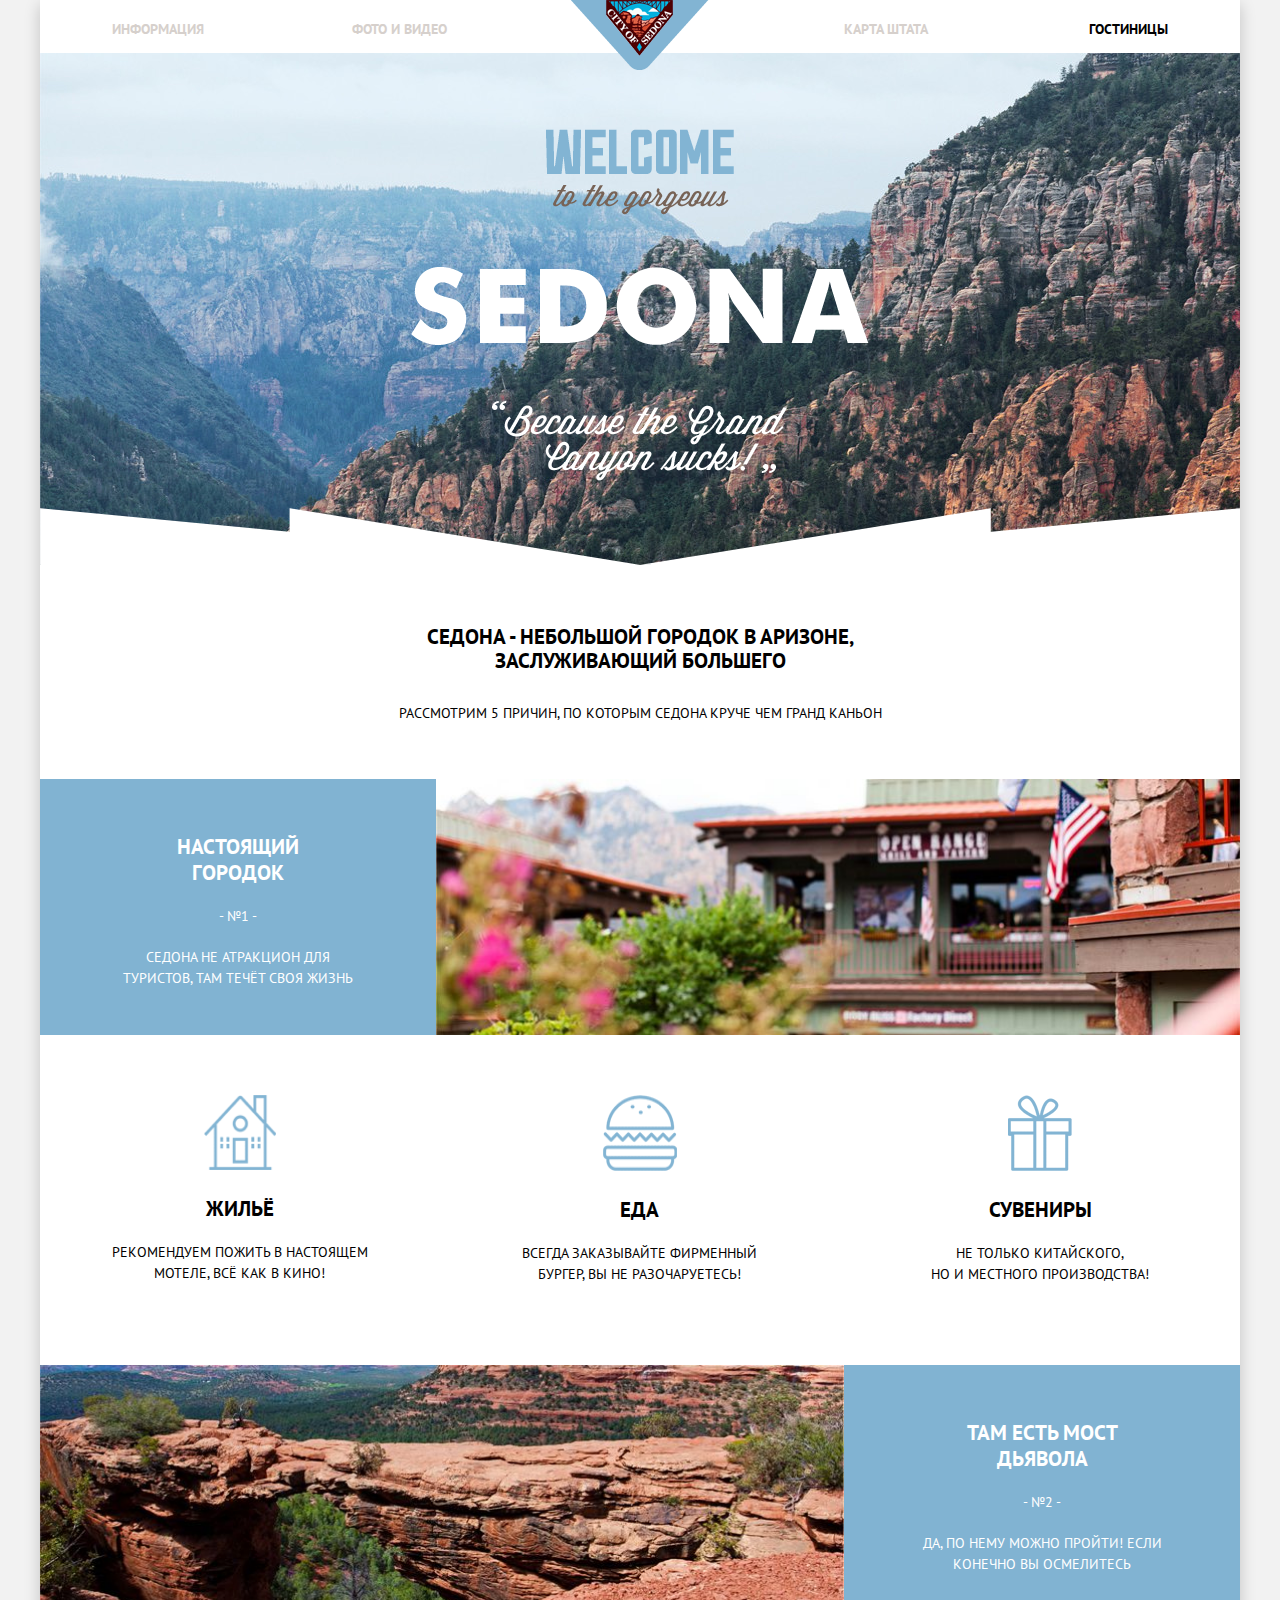
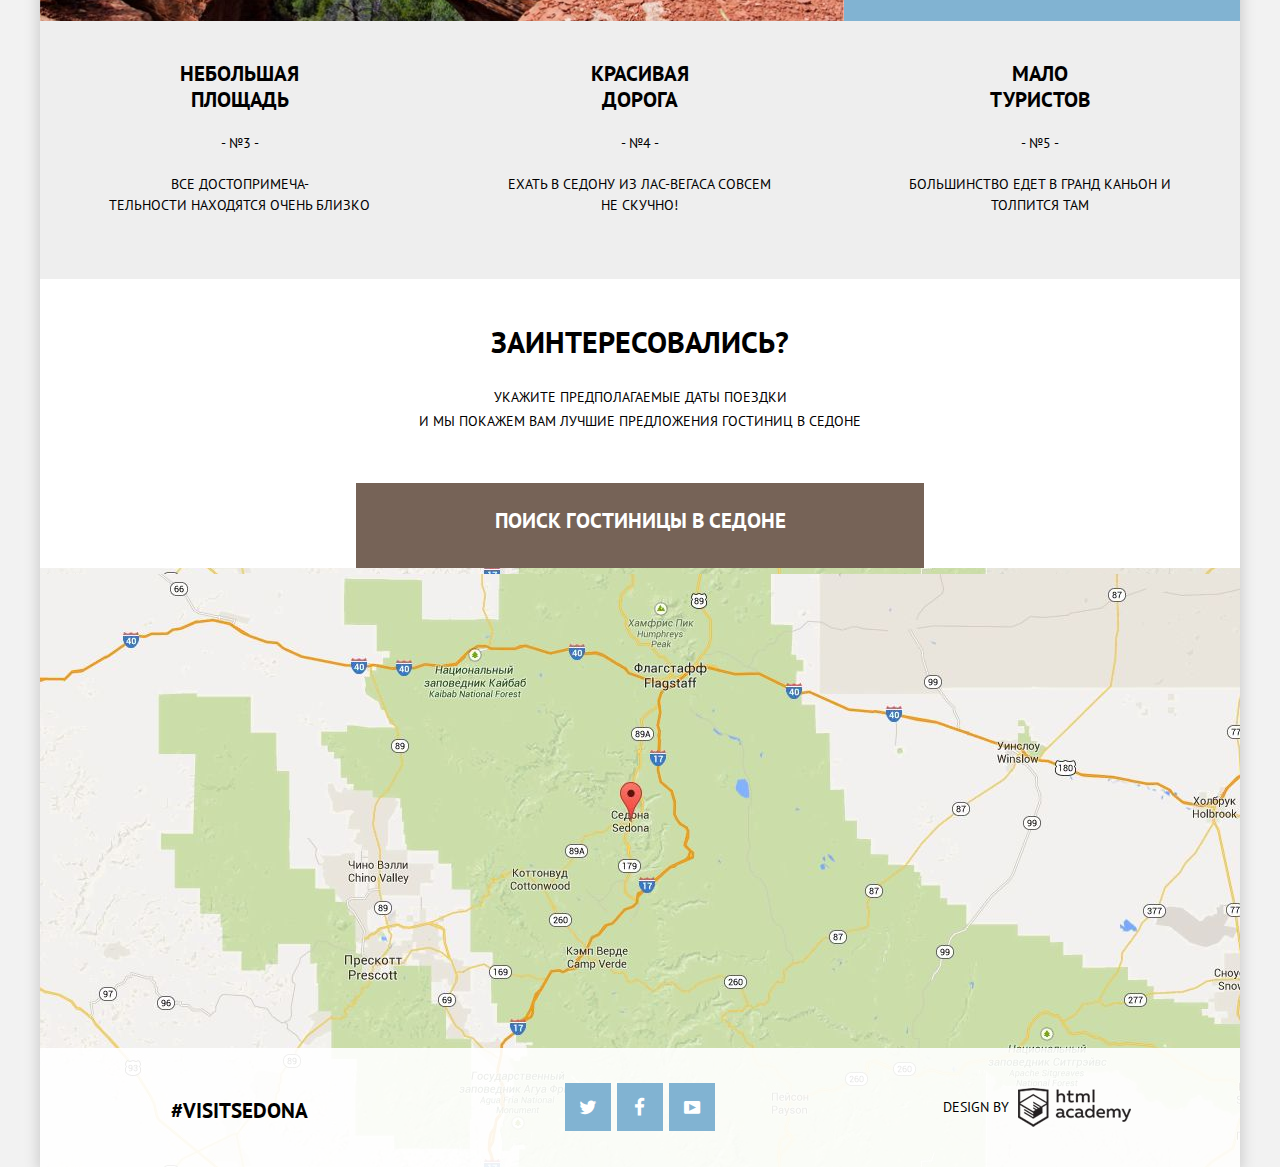
<file: index.html>
<!DOCTYPE HTML>
<html>

<head>
    <meta charset="utf-8">
    <link href='https://fonts.googleapis.com/css?family=PT+Sans:400,700&amp;subset=latin,cyrillic' rel='stylesheet' type='text/css'>
    <link rel="stylesheet" href="css/normalize.css" type="text/css">
    <link rel="stylesheet" href="css/style.css" type="text/css" >
    <title>Вёрстка макета Sedona</title>
    <meta name="description" content="Вёрстка макета Sedona">
</head>

<body>
    <div class="wrapper">
        <header class="main-header">
            <nav class="main-navigation">
                <ul class="clearfix">
                    <li class="main-nav-li pull-left"><a class="disabled" href="#">Информация</a></li>
                    <li class="main-nav-li pull-left"><a class="disabled" href="#">Фото и видео</a></li>
                    <li class="main-nav-li pull-right"><a href="hotels.html">Гостиницы</a></li>
                    <li class="main-nav-li pull-right"><a class="disabled" href="#">Карта штата</a></li>
                </ul>

                <a href="index.html" class="top-logo" title="Главная">
                    <img src="img/top-logo.png" alt="Sedona top logo" height="70" width="138">
                </a>
            </nav>
        </header>

        <!-- <div class="popup">
            <span class="btn_close"> X </span>
            <p class="popup_text">Этот сайт я сверстал по макету HTML Academy, когда проходил там обучение. В шапке активны две ссылки: гостиницы и ссылка на главную страницу - треугольник посредине хедера.</p>
        </div> -->

        <div class="start-img">
            <img src="img/start-img-text.png" class="start-img-text" alt="Welcome to Sedona" width="458" height="352" >
        </div>


        <main class="mainpage-content">

            <section class="intro">
                <h1 class="intro-title">Седона - небольшой городок в Аризоне, заслуживающий большего</h1>
                <p>Рассмотрим 5 причин, по которым Седона круче чем Гранд Каньон</p>
            </section>

            <section class="landscape landscape-1 clearfix">
                <div class="landscape-picture"></div>

                <div class="landscape-description pull-left">
                    <h2 class="landscape-title">Настоящий городок</h2>
                    <div class="centerred"> - №1 - </div>
                    <p>Седона не атракцион для туристов, там течёт своя жизнь</p>
                </div>
            </section>

            <section class="features-1 clearfix">
                <div class="features-item pull-left">
                    <img src="img/features-home.png" alt="Домик" class="features-picture" width="72" height="75" >
                    <h2 class="features-title">Жильё</h2>
                    <p>Рекомендуем пожить в настоящем мотеле, всё как в кино!</p>
                </div>
                <div class="features-item pull-left">
                    <img src="img/feature-sandwich.png" alt="Бутербродик" class="features-picture" height="76" width="74">
                    <h2 class="features-title">Еда</h2>
                    <p>Всегда заказывайте фирменный бургер, вы не разочаруетесь!</p>
                </div>
                <div class="features-item pull-right">
                    <img src="img/feature-present.png" alt="Подарочек" class="features-picture" height="76" width="64">
                    <h2 class="features-title">Сувениры</h2>
                    <p>Не только китайского,<br>
                    но и местного производства!</p>
                </div>
            </section>

            <section class="landscape landscape-2 clearfix">
                <div class="landscape-picture"></div>
                <div class="landscape-description pull-right">
                    <h2 class="landscape-title">Там есть мост дьявола</h2>
                    <div class="centerred"> - №2 - </div>
                    <p>Да, по нему можно пройти! Если конечно вы осмелитесь</p>
                </div>
            </section>

            <section class="features-2 clearfix">
                <div class="features-item pull-left">
                    <h2 class="features-title">Небольшая площадь</h2>
                    <div class="centerred"> - №3 - </div>
                    <p>Все достопримеча-<br>
                    тельности находятся очень близко</p>
                </div>
                <div class="features-item pull-left">
                    <h2 class="features-title">Красивая дорога</h2>
                    <div class="centerred"> - №4 - </div>
                    <p>Ехать в Седону из Лас-Вегаса совсем не скучно!</p>
                </div>
                <div class="features-item pull-left">
                    <h2 class="features-title">Мало туристов</h2>
                    <div class="centerred"> - №5 - </div>
                    <p>Большинство едет в Гранд Каньон и толпится там</p>
                </div>
            </section>

            <section class="search-form">
                <div class="search-form-title">
                    <h2 class="search-title">Заинтересовались?</h2>
                    <p>Укажите предполагаемые даты поездки<br>
                     и мы покажем вам лучшие предложения гостиниц в Седоне</p>
                </div>
                <div class="search-form-block">
                    <a href="#" title="Ввести даты" class="search-form-call btn">Поиск гостиницы в Седоне</a>

                    <div class="search-form-body">
                        <form action="https://echo.htmlacademy.ru" method="get">

                            <div class="form-row">
                                <label for="date-enter-id" class="form-description">Дата заезда:</label>
                                <div class="form-input">
                                    <input type="text" name="date-enter" id="date-enter-id" placeholder="24 апреля 2014">
                                    <span class="form-icon icon-calendar"></span>
                                </div>
                            </div>

                            <div class="form-row">
                                <label class="form-description" for="date-enter-id">Дата выезда:</label>
                                <div class="form-input">
                                    <input type="text" name="date-exit" id="date-exit-id" placeholder="4 июля 2014">
                                    <span class="form-icon icon-calendar"></span>
                                </div>
                            </div>

                            <div class="form-row">
                                <div class="form-row-half">
                                    <label class="form-description">Взрослые:</label>
                                    <div class="form-input">
                                        <span class="form-icon icon-minus"></span>
                                        <input type="text" name="adults" value="2">
                                        <span class="form-icon icon-plus"></span>
                                    </div>
                                </div>

                                <div class="form-row-half">
                                    <label class="form-description form-description-short">Дети:</label>
                                    <div class="form-input">
                                        <span class="form-icon icon-minus"></span>
                                        <input type="text" name="children" id="children-id" value="0">
                                        <span class="form-icon icon-plus"></span>
                                    </div>
                                </div>
                            </div>

                            <div class="form-call"><input type="submit" class="blue-btn" value="Найти"></div>
                        </form>
                    </div>
                </div>
            </section>
            <div class="map">
                <iframe src="https://www.google.com/maps/embed?pb=!1m18!1m12!1m3!1d837541.1848076531!2d-111.79187688383797!3d34.91535100356996!2m3!1f0!2f0!3f0!3m2!1i1024!2i768!4f13.1!3m3!1m2!1s0x872da132f942b00d%3A0x5548c523fa6c8efd!2z0KHQtdC00L7QvdCwLCDQkNGA0LjQt9C-0L3QsCwg0KHQqNCQ!5e0!3m2!1sru!2sua!4v1442335082807"></iframe>
            </div>
        </main>
        <footer class="main-footer">
            <div class="container clearfix">

                <!-- <div class="footer-produced pull-left">
                    <span class="produced-text">produced by</span>
                    <a class="produced-name" href="#" title="Electrovlad">Ермолин Влад</a>,
                    <span class="produced-year">2015</span>
                </div> -->

                <section class="footer-hashtag pull-left">
                    <h2><a href="#" title="Hashtag">#visitsedona</a></h2>
                </section>

                <div class="footer-socials  pull-left">
                     <a href="#" class="social-btn blue-btn"><span class="icon-twitter"></span></a>
                    <a href="#" class="social-btn blue-btn"><span class="icon-facebook"></span></a>
                    <a href="#" class="social-btn blue-btn"><span class="icon-youtube"></span></a>
                </div>

                <div class="footer-copyright  pull-left">
                    <span class="copyright-text">design by</span>
                    <a href="https://htmlacademy.ru" class="copyright-logo">HTML ACADEMY
                    </a>
                </div>
            </div>
        </footer>
    </div>

<script src="js/main.js"></script>
</body>

</html>
</file>
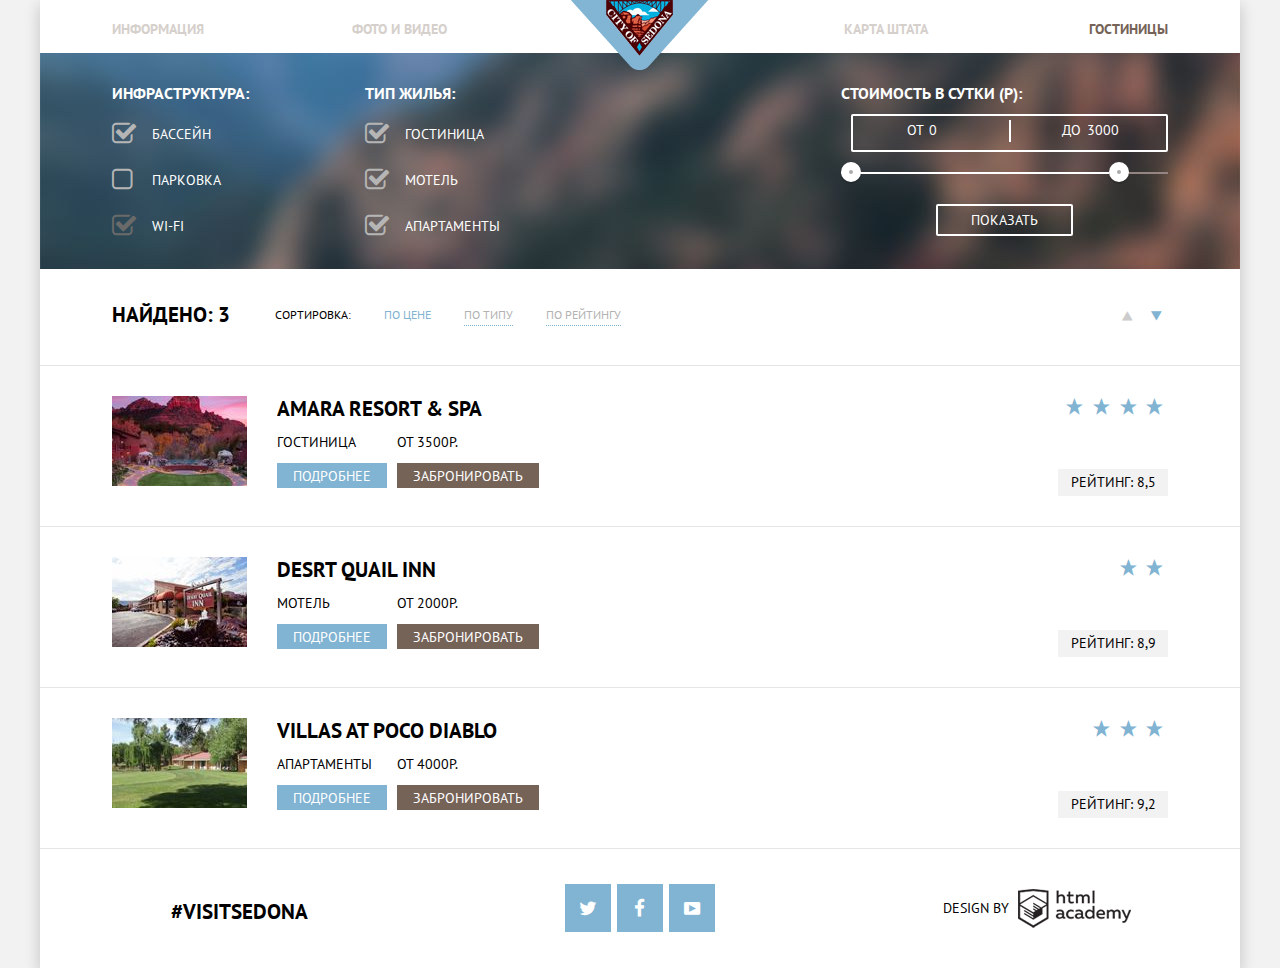
<file: hotels.html>
<!DOCTYPE HTML>
<html>

<head>
    <meta charset="utf-8">
    <link href='https://fonts.googleapis.com/css?family=PT+Sans:400,700&amp;subset=latin,cyrillic' rel='stylesheet' type='text/css'>
    <link href="css/normalize.css" type="text/css" rel="stylesheet">
    <link href="css/style.css" type="text/css" rel="stylesheet">
    <meta name="description" content="Вёрстка второй страницы макета Sedona">
    <title>Вёрстка 2 страницы макета Sedona</title>
</head>

<body>
    <div class="wrapper">
        <header class="main-header"><div></div>
            <nav class="main-navigation">
                <ul class="clearfix">
                    <li class="main-nav-li pull-left"><a class="disabled" href="#">Информация</a></li>
                    <li class="main-nav-li pull-left"><a class="disabled" href="#">Фото и видео</a></li>
                    <li class="main-nav-li pull-right"><a class="active" href="hotels.html">Гостиницы</a></li>
                    <li class="main-nav-li pull-right"><a class="disabled" href="#">Карта штата</a></li>
                </ul>

                <a href="index.html" class="top-logo" title="Главная">
                    <img src="img/top-logo.png" alt="Sedona top logo" height="70" width="138">
                </a>
            </nav>
        </header>
        <main class="hotels-content">
            <article class="hotels-filter">
                <form action="https://echo.htmlacademy.ru" method="get" class="clearfix">

                    <div class="filter-column-small filter-column-left pull-left">
                        <h2 class="filter-title">Инфраструктура:</h2>
                        <label class="filter-label">
                            <input type="checkbox" name="infrastructure[]" value="pool" checked>
                            <span class="filter-text">Бассейн</span>
                        </label>
                        <label class="filter-label">
                            <input type="checkbox" name="infrastructure[]" value="parking">
                            <span class="filter-text">Парковка</span>
                        </label>
                        <label class="filter-label">
                            <input type="checkbox" name="infrastructure[]" value="wifi" checked disabled>
                            <span class="filter-text">Wi-Fi</span>
                        </label>
                    </div>

                    <div class="filter-column-small filter-column-center pull-left">
                        <h2 class="filter-title">Тип жилья:</h2>
                        <label class="filter-label">
                            <input type="checkbox" name="type[]" value="hotel" checked>
                            <span class="filter-text">Гостиница</span>
                        </label>
                        <label class="filter-label">
                            <input type="checkbox" name="type[]" value="motel" checked>
                            <span class="filter-text">Мотель</span>
                        </label>
                        <label class="filter-label">
                            <input type="checkbox" name="type[]" value="appartment" checked>
                            <span class="filter-text">Апартаменты</span>
                        </label>
                    </div>

                    <div class="filter-column-right range-filter pull-right">
                        <h2 class="filter-title">Стоимость в сутки (р):</h2>
                        <div class="price-controls">
                            <label class="min-price">от <input name="min-price" type="text" value="0"></label>

                            <label class="max-price">до <input name="max-price" type="text" value="3000"></label>
                        </div>
                        <div class="range-controls">
                            <div class="scale">
                                <div class="bar"></div>
                            </div>
                            <div class="toggle toggle-min"></div>
                            <div class="toggle toggle-max"></div>
                        </div>

                        <div class="filter-call">
                            <input type="submit" value="Показать">
                        </div>
                    </div>

                </form>
            </article>

            <article class="hotels-results">
                <section class="results-sort clearfix">
                    <div class="results-found pull-left">
                        Найдено: <span class="found-amount">3</span>
                    </div>
                    <div class="results-arrows pull-right">
                        <a href="#" class="sorting-arrow btn-increase">
                            <span class="icon-up-dir"></span>
                        </a>
                        <a href="#" class="sorting-arrow btn-decrease active">
                            <span class="icon-down-dir"></span>
                        </a>
                    </div>
                    <!-- коряво получается -sort и -sorting -->
                    <div class="results-sorting">
                        <span class="sorting-title">Сортировка:</span>
                        <a href="#" class="sorting-btn sorting-price active"> По цене</a>
                        <a href="#" class="sorting-btn sorting-type">По типу</a>
                        <a href="#" class="sorting-btn sorting-rating">По рейтингу</a>
                    </div>
                </section>


                <section class="results-content">
                    <div class="results-item">
                        <div class="item-rating">
                            <div class="rating-stars stars-4">
                                <span class="icon-star"></span>
                                <span class="icon-star"></span>
                                <span class="icon-star"></span>
                                <span class="icon-star"></span>
                            </div>
                            <div class="rating-number">Рейтинг: <span class="rating-value">8,5</span></div>
                        </div>

                        <div class="item-img">
                            <a href="#" title="Подробнее">
                                <img src="img/amara-preview.jpg" class="pull-left" alt="Amara-preview" height="90" width="135">
                            </a>
                        </div>

                        <div class="item-info">
                            <h2 class="item-title">Amara Resort &amp; SPA</h2>
                            <p>
                                <span class="item-type btn-width">Гостиница</span>
                                <span class="item-price">От 3500р.</span>
                            </p>
                            <div class="item-btns">
                                <a href="#" class="item-more blue-btn item-btn btn-width" title="Отель Amara Resort">Подробнее</a>
                                <a href="#" class="item-order item-btn">Забронировать</a>
                            </div>
                        </div>

                    </div>
                    <div class="results-item">
                        <div class="item-img">
                            <a href="#" title="Подробнее">
                                <img src="img/desert-preview.jpg" class="pull-left" alt="Desrt Quail Inn" height="90" width="135">
                            </a>
                        </div>

                        <div class="item-rating">
                            <div class="rating-stars stars-2">
                                <span class="icon-star"></span>
                                <span class="icon-star"></span>
                            </div>
                            <div class="rating-number">Рейтинг: <span class="rating-value">8,9</span></div>
                        </div>

                        <div class="item-info">
                            <h2 class="item-title">Desrt Quail Inn</h2>
                            <p>
                                <span class="item-type btn-width">Мотель</span>
                                <span class="item-price">От 2000р.</span>
                            </p>
                            <div class="item-btns">
                                <a href="#" class="item-more blue-btn item-btn btn-width" title="Отель Amara Resort">Подробнее</a>
                                <a href="#" class="item-order item-btn">Забронировать</a>
                            </div>
                        </div>

                    </div>

                    <div class="results-item">
                        <div class="item-img">
                            <a href="#" title="Подробнее">
                                <img src="img/poco-preview.jpg" class="pull-left" alt="Poco Diablo preview" height="90" width="135">
                            </a>
                        </div>

                        <div class="item-rating">
                            <div class="rating-stars stars-3">
                                <span class="icon-star"></span>
                                <span class="icon-star"></span>
                                <span class="icon-star"></span>
                            </div>
                            <div class="rating-number">Рейтинг: <span class="rating-value">9,2</span></div>
                        </div>

                        <div class="item-info">
                            <h2 class="item-title">Villas At Poco Diablo</h2>
                            <p>
                                <span class="item-type btn-width">Апартаменты</span>
                                <span class="item-price">От 4000р.</span>
                            </p>
                            <div class="item-btns">
                                <a href="#" class="item-more blue-btn item-btn btn-width" title="Отель Amara Resort">Подробнее</a>
                                <a href="#" class="item-order item-btn">Забронировать</a>
                            </div>
                        </div>

                    </div>
                </section>
            </article>
        </main>

        <footer class="hotels-footer">
            <div class="container clearfix">
                <section class="footer-hashtag pull-left">
                    <h2><a href="#" title="Hashtag">#visitsedona</a></h2>
                </section>
                <div class="footer-socials  pull-left">
                     <a href="#" class="social-btn blue-btn"><span class="icon-twitter"></span></a>
                    <a href="#" class="social-btn blue-btn"><span class="icon-facebook"></span></a>
                    <a href="#" class="social-btn blue-btn"><span class="icon-youtube"></span></a>
                </div>
                <div class="footer-copyright  pull-left">
                    <span class="copyright-text">design by</span>
                    <a href="https://htmlacademy.ru" class="copyright-logo">HTML ACADEMY

                    </a>
                </div>
            </div>
        </footer>
    </div>
</body>

</html>
</file>
<file: css/style.css>
/*----------------------ICONS FONT------------------------------*/
@font-face {
  font-family: 'symbols-sedona';
  src: url('../font/symbols-sedona.eot?60737633');
  src: url('../font/symbols-sedona.eot?60737633#iefix') format('embedded-opentype'),
       url('../font/symbols-sedona.woff?60737633') format('woff'),
       url('../font/symbols-sedona.ttf?60737633') format('truetype'),
       url('../font/symbols-sedona.svg?60737633#symbols-sedona') format('svg');
  font-weight: normal;
  font-style: normal;
}
/* Chrome hack: SVG is rendered more smooth in Windozze. 100% magic, uncomment if you need it. */
/* Note, that will break hinting! In other OS-es font will be not as sharp as it could be */
/*
@media screen and (-webkit-min-device-pixel-ratio:0) {
  @font-face {
    font-family: 'symbols-sedona';
    src: url('../font/symbols-sedona.svg?60737633#symbols-sedona') format('svg');
  }
}
*/

 [class^="icon-"]:before, [class*=" icon-"]:before {
  font-family: "symbols-sedona";
  font-style: normal;
  font-weight: normal;
  speak: none;

  display: inline-block;
  text-decoration: inherit;
  width: 1em;
  margin-right: .2em;
  text-align: center;
  /* opacity: .8; */

  /* For safety - reset parent styles, that can break glyph codes*/
  font-variant: normal;
  text-transform: none;

  /* fix buttons height, for twitter bootstrap */
  line-height: 1em;

  /* Animation center compensation - margins should be symmetric */
  /* remove if not needed */
  margin-left: .2em;

  /* you can be more comfortable with increased icons size */
  /* font-size: 120%; */

  /* Uncomment for 3D effect */
  /* text-shadow: 1px 1px 1px rgba(127, 127, 127, 0.3); */
}

.icon-facebook:before { content: '\66'; } /* 'f' */
.icon-twitter:before { content: '\74'; } /* 't' */
.icon-up-dir:before { content: '\25b2'; } /* '▲' */
.icon-down-dir:before { content: '\25bc'; } /* '▼' */
.icon-star:before { content: '\2605'; } /* '★' */
.icon-check-off:before { content: '\2610'; } /* '☐' */
.icon-check-on:before { content: '\2611'; } /* '☑' */
.icon-calendar:before { content: '\e800'; } /* '' */
.icon-plus:before { content: '\e801'; } /* '' */
.icon-minus:before { content: '\e802'; } /* '' */
.icon-youtube:before { content: '\f39e'; } /* '' */

/*---------------PAGE FONTS---------------------------*/
body {
  font-size: 14px;
  line-height: 21px;
  color: black;
  font-family: "PT Sans", Arial, sans-serif;
  text-transform: uppercase;
  background-color: #f2f2f2;
}

h1 {
  font-size: 21px;
  line-height: 24px;
  font-weight: bold;
}

h2 {
  font-size: 21px;
  line-height: 26px;
  font-weight: bold;
}

/*------ Positioning----------*/

.clearfix::before,
.clearfix::after {
  content: '';
  display: table;
  clear: both;
}
.pull-right {
  float: right;
}
.pull-left {
  float: left;
}

/*----------------------*/

.wrapper {
  position: relative;
  min-width: 768px;
  max-width: 1200px;
  margin:0px auto;
  background-color: white;
  box-shadow: 0 5px  15px rgba(0, 1, 1, 0.2);
}
/*----------POPUP--------------*/
/*
.popup {
  position: absolute;

  left: 0;
  top: 52px;
  width: 300px;
  border: 1px solid black;
  border-radius: 5px;
  background-color: rgba(160, 160, 160, 0.6);


}
.popup_text {
  padding: 5px 10px;
  text-align: justify;
  color: rgb(230, 230, 230);
}

.popup .btn_close {
  position: absolute;
  top: -12px;
  right: -12px;
  width: 24px;
  height: 24px;
  cursor: pointer;
  border: 1px solid black;
  border-radius: 50%;
  font-size: 12px;
  text-align: center;
  vertical-align: middle;
  background-color: rgb(160, 160, 160);
}
.popup.faded {
  display: none;
  /*opacity: 0.9;
  animation: popupFading 0.5s;
}
*/
/*@keyframes popupFading {
  0% {opacity: 0;}
  50% {opacity: 0.5;}
  90% {opacity: 0.7;}
  100% {opacity: 0.9;}
}
*/

/*----------HEADER------------*/
.main-header {
  padding: 20px 6% 15px 6%;
  position: relative;
}

.main-header ul {
  padding: 0px;
  margin: 0px;
  list-style: none;
}

.main-nav-li {
  width: 22.7%;
  line-height: 18px;
}

.main-nav-li.pull-left {
  text-align: left;
}

.main-nav-li.pull-right {
  text-align: right;
}

.main-navigation a {
  text-decoration: none;
  color: black;
  font-weight: bold;
}

.main-navigation a:hover {
  color: #81b3d2;
}

.main-navigation a:active {
  color: #b2b2b2;
}

.main-navigation a.active {
  color: #766357;
}

.main-navigation a.active:hover {
  color: #604e43;
}

.main-navigation a.active:active {
  color: #d6d0cc;
}
/*Заглушка для нерабочих ссылок*/
.main-navigation a.disabled,
.main-navigation a.disabled:hover,
.main-navigation a.disabled:active,
.main-navigation a.disabled.active,
.main-navigation a.disabled.active:hover,
.main-navigation a.disabled.active:active {
  color: #d6d0cc;
  cursor: default;
}

.top-logo {
  position: absolute;
  display: block;
  top: 0px;
  left: 50%;
  margin-left: -69px;
}

.top-logo img {
  height: 70px;
}
/*----------PAGE CONTENT------------*/

.start-img {
  height: 512px;
  background: url('../img/start-img-bottom-shape.png') no-repeat 100% bottom,
              url('../img/start-img.jpg') no-repeat center -56px;
  background-color: #B7D3E8;
}

.start-img-text {
  display: block;
  width: 458px;
  height: 352px;
  padding-top: 76px;
  margin: 0 auto;
}

.intro {
  text-align: center;
  padding: 60px 0 55px 0;
}

.intro-title {
  width: 440px;
  margin: 0px auto 30px auto;
}

.intro p {
  margin: 0px 26%;
}
/*---------LANDSCAPE-------------*/

.landscape {
  min-height: 256px;
  position: relative;
  color: white;
  background-color: #81b3d2;
}

.landscape-picture {
  position: absolute;   /*защита от переполнения контента*/
  top:0;
  bottom: 0;
  width: 67%;
  background-repeat: no-repeat;
  background-size: cover;
}

.landscape-1 .landscape-picture {
  right: 0;
  background-image:url("../img/landscape1-800x256.jpg");
}

.landscape-2 .landscape-picture {
  left:0;
  background-image: url("../img/landscape2-800x256.jpg");
}

.landscape-description {
  width: 21%;
  text-align: center;
  padding: 55px 6% 15px 6%;
  margin: 0px;
}

.landscape-title {
  width: 153px;
  margin: 0px auto;
}

 .centerred {
  margin: 20px auto;
}

.landscape p{
  margin: 0px auto;
}
/*----------FEATURES------------*/
.features-item {
  width: 23.3333%;
  padding: 60px 5% 80px 5%;
  text-align: center;
}

.features-item h2 {
  width: 140px;
  margin: 0px auto 20px auto;
}

.features-item p {
  margin-bottom: 0px;
}

.features-1 img {
  margin-bottom: 20px;
}

.features-2 {
  background-color: #eeeeee;
}

.features-2 .features-item {
  padding-top: 40px;
  padding-bottom: 63px;
}

/*---------SEARCH FORM-------------*/

.search-form {
  padding-top: 45px;
  text-align: center;
  line-height: 24px;
}

.search-title {
  font-size: 30px;
  line-height: 36px;
  margin-top: 0px;
  margin-bottom: 25px;
}

.search-form-title {
  margin-bottom: 50px;
}

.search-form-block {
  background-color: white;
}

.btn {
  color: white;
  display: block;
  text-align: center;
}

a.search-form-call {
  height: 60px;
  width: 568px;
  margin: 0px auto;
  background-color: #766357;
  font-size: 21px;
  line-height: 26px;

  font-weight: bold;
  padding-top: 25px;
  text-decoration: none;
}

.search-form-body {
  position: absolute;
  display: none;
  left: 50%;
  margin-left: -284px;
  width: 458px;
  padding: 55px;
  text-align: left;
  font-weight: bold;
  background-color: white;
  box-shadow: 0 7px  15px rgba(0, 1, 1, 0.15);

}

@keyframes fade {
  0% {opacity: 0;}
  70% {opacity: 0.5;}
  90% {opacity: 0.7;}
  100% {opacity: 1;}
}


.search-form-body.show {
  display: block;
  animation: fade 0.5s;
}

.form-row  {
  margin-bottom: 30px;

}

.form-row:after,
.form-row-half:after {
  content: '';
  display: table;
  clear: both;
}

.form-description {
  float: left;
  width: 98px;
  margin-top: 7px;
  padding-right: 15px;
}

.form-input {
  width: 345px;
  overflow: hidden;
  position: relative;
}


.form-input input {
  box-sizing: border-box;
  height: 38px;
  width: 100%;
  padding-left: 10px;
  padding-right: 35px;
  border: 2px solid #f2f2f2;
  background-color: #f2f2f2;
  outline: none;

  font-weight: bold;
  text-transform: uppercase;
}
.form-row-half {
  width: 50%;
  float: left;
}

.form-row-half .form-input {
  width: 113px;
}

.form-description-short {
  width: 48px;
  padding-left: 50px;
}

.form-input input:hover {
  border-color: #ebebeb;
  background-color: #ebebeb;
}

.form-input input:focus {
  border-color: #e5e5e5;
  background-color: #ffffff;
}

.form-row-half input {
  width: 114px;
  padding: 0 25px;
  text-align: center;
}
.form-icon {
  position: absolute;
  right: 9px;
  top: 6px;
  color: #c2c2c2;
  cursor: pointer;
}

.form-icon:hover {
  color: #000000;
}

.form-icon:active {
  color: #81b3d2;
}

.icon-calendar {
  font-size: 21px;
}

.icon-minus {
  right: auto;
  left: 9px;
}

.form-call {
  margin-top: 55px;
}
.form-call input {
  width: 458px;
  padding: 16px 15px;
  border: 1px solid white;

  font-family: "PT Sans", Arial, sans-serif;
  font-weight: bold;
  font-size: 21px;
  line-height: 24px;
  text-transform: uppercase;

  outline: none;
}

.blue-btn {
  color: white;
  background: #81b3d2;
}

.blue-btn:hover {
  background: #669ec0;
}

.blue-btn:active {
  color: #88b6d1;
  background: #5496bd;
}
/*-------------MAP----------------------*/
.map {

  background: #f2f1ef url("../img/map.jpg") center bottom;
}

.map iframe {
  height: 593px;
  width: 100%;
  border: none;
}
/*------------FOOTER--------------------*/

[class*="-footer"] {
  padding-top: 35px;
  padding-bottom: 36px;
}

.main-footer {
  position: absolute;
  right: 0;
  left: 0;
  bottom: 0;
  /*футер лежит поверх карты*/
  z-index: 1;

  background-color: rgba(255, 255, 255, 0.9);
}


.footer-hashtag {
  margin: 15px 0px 0px 0px;
  width: 33.33333%;
  text-align: center;
}

.footer-hashtag h2{
  margin: 0px;
}

.footer-hashtag a {
  text-decoration: none;
  color:black;
}

/*
.footer-produced {
  margin: 15px 0px 0px 0px;
  width: 33.33333%;
  text-align: center;
}

.produced-text,
.produced-name,
.produced-year
{
  display: inline-block;
  vertical-align: middle;
  margin-right: 5px;
  }

a.produced-name  {
  padding: 10px 0;
  text-decoration: none;
  font-size: 1.5em;
  color:black;
}

*/
.footer-socials {
  font-size: 0;
  width: 33.33333%;
  text-align: center;
}
.social-btn {
  margin: 0 3px 0 3px;
  display: inline-block;
  vertical-align: top;
  width: 46px;
  height: 34px;
  padding-top: 14px;
  font-size: 19px;
  line-height: 20px;
  text-decoration: none;
}

.footer-copyright {
  margin-top: 5px;
  width: 33.33333%;
  text-align: center;
}

.copyright-text,
.copyright-logo {
  display: inline-block;
  vertical-align: middle;
  margin-right: 5px;
}

.copyright-logo {
  width: 113px;
  height: 39px;
  font-size: 0;
  background: url("../img/logo-sprite.png") no-repeat;
  background-position: -5px -5px;
  text-decoration: none;
}

.copyright-logo:hover {
  background-position: -251px -5px;
}
.copyright-logo:active {
  background-position: -128px -5px;
}



/*-----------------------------------------------------*/
/*---------------hotels.html---------------------------*/
/*-----------------------------------------------------*/
.hotels-filter {
  padding: 30px 6%;
  background: #618ab2 url("../img/start-img-blurred.jpg")  center center;
  min-height: 156px;
  color: white;
}

.hotels-filter h2 {
  margin: 0 auto 20px 0;
}

.filter-column-small {
  width: 16%;
  margin-right: 8%;

}
.filter-title {
  font-size: 16px;
  line-height: 21px;

  font-weight: bold;
}

/*-----------СТИЛИЗАЦИЯ CHECK-BOX'ов-----------*/
.filter-column-small input[type="checkbox"] {
  display: none;
}

.filter-label {
  display: block;
  position: relative;
  margin-bottom: 25px;
  padding-left: 40px;
  cursor: pointer;
}

.filter-column-small .filter-label:last-child {
  margin-bottom: 0;
}

input[type="checkbox"] + .filter-text::before {
  content: '\2610';
  font-family: "symbols-sedona";
  display: block;
  position: absolute;
  top: 0;
  left: 0;
  cursor: pointer;
  font-size: 26px;
  line-height: 20px;
  color: #b5b5b5;
}

input[type="checkbox"]:checked + .filter-text::before {
  content: '\2611';
}

.filter-label:hover .filter-text::before {
  color:#ffffff;
}

input[type="checkbox"]:disabled + .filter-text::before {
  color: #6a6a6a;
}

/*=================RANGE-FILTER=======================*/

.filter-column-right {
  width: 31%;
  min-width: 224px;
}

.filter-column-right  h2{
  margin-bottom: 10px;
}

.price-controls {
  margin-left: 10px;
  padding: 4px 0;
  font-size: 0;
  border: 2px solid #ffffff;
  border-radius: 2px;
  vertical-align: middle;
}

.price-controls label {
  display: inline-block;
  box-sizing: border-box;
  width: 50%;
  height: 22px;
  font-size: 14px;
  text-align: right;
}

.price-controls label:last-child {
  border-left: 2px solid #fff;
}
.price-controls input {
  width: 50%;
  background: none;
  border: none;
  outline: none;
  text-align: left;
  text-transform: uppercase;

}
.range-controls {
  position: relative;
  padding-top: 20px;
  margin-bottom: 30px;
}

.range-controls .scale {
  height: 2px;
  background: #948482;
}

.range-controls .bar {
  width: 82%;
  height: 2px;
  background: #ffffff;
}

.range-controls .toggle {
  position: absolute;
  top: 10px;
  left: 0px;
  width: 4px;
  height: 4px;
  cursor: pointer;
  border: 8px solid #fff;
  border-radius: 50%;
  background: #ababab;
  box-shadow: 0 2px 1px rgba(0, 1, 1, 0.14);
}

.range-controls .toggle:hover {
  background: #1c4f80;
}

.range-controls .toggle-min {
  left: 0px;
}

.range-controls .toggle-max {
  left: 82%;
}

.filter-call {
  width: 137px;
  margin: 0px auto;
}

.filter-call input {
  width: 100%;
  height: 32px;
  padding: 0px;
  border: 2px solid #fff;
  border-radius: 2px;
  outline: none;
  background: none;
  font-size: 14px;
  line-height: 21px;
  text-align: center;
  text-transform: uppercase;
}

/*------------------СОРТИРОВКА: ПО ЦЕНЕ, ПО ТИПУ...--------*/
.results-sort {
  padding: 35px 6%;
  border-bottom: 1px solid #e5e5e5;
}

.results-found {
  font-size: 21px;
  font-weight: bold;
  margin-right: 45px;
}

.results-sorting {
  font-size: 12px;
  overflow: hidden;
}
.sorting-btn {
  display: inline-block;
  vertical-align: baseline;
  margin-left: 30px;
  text-decoration: none;
  color: #b2b2b2;
  border-bottom: 1px dotted #81b3d2;
}

.sorting-btn:first-child {
  margin-left: 40px;
}

.sorting-btn:hover {
  color: #81b3d2;
}

.sorting-btn:active {
  color: black;
  border:  none;
}

.sorting-btn.active {
  color: #81b3d2;
  border:  none;
}

.sorting-arrow {
  text-decoration: none;
}

.results-arrows .sorting-arrow {
  font-size: 23px;
  line-height: 20px;
  font-weight: bold;
  color: #cccccc;
  border: none;
}

.results-arrows .sorting-arrow ::before {
  margin: 0;
}
.results-arrows .sorting-arrow:hover {
  color: black;
  border: none;
}
.results-arrows .sorting-arrow.active {
  color:#81b3d2;
}


/*-------------------КАРТОЧКИ ОТЕЛЕЙ--------------*/
.results-item {
  padding: 30px 6%;
  border-bottom: 1px solid #e5e5e5;
}

.results-item::after,
.results-item::before {
  content: '';
  clear: both;
  display: table;
}

.item-img {
  float: left;
  margin-right: 30px;
  width: 135px;
  height: 90px;
  background-color: #618ab2;
}
.item-img img {
  max-width: 100%;
  height: auto;
}

.item-rating {
  float: right;
  width: 120px;
}

.rating-stars {
  margin-bottom: 45px;
  font-size: 0;
  text-align: right;
}

.icon-star {
  font-size: 19px;
  line-height: 21px;
  color: #81b3d2;
}

.rating-number {
  margin-left: 10px;
  padding: 3px 0px;
  text-align: center;
  background-color: #f2f2f2;
}
.item-info {
  overflow: hidden;
}

.item-title,
.item-info p {
  margin: 0px;
  margin-bottom: 10px;
}

.item-type, .item-price,
.item-btn {
  display: inline-block;
  vertical-align: baseline;
  box-sizing: border-box;
}

.item-btn {
  height: 25px;
  color: white;
  padding-top: 3px;
  text-align: center;
  text-decoration: none;
}

.item-order {
  width: 142px;
  background-color: #766357;
}

.item-order:hover {
background-color: #604e43;
}

.item-order:active {
background-color: #503e33;
color:#857871;
}

.btn-width {
  width: 110px;
  margin-right: 6px;
}
</file>
